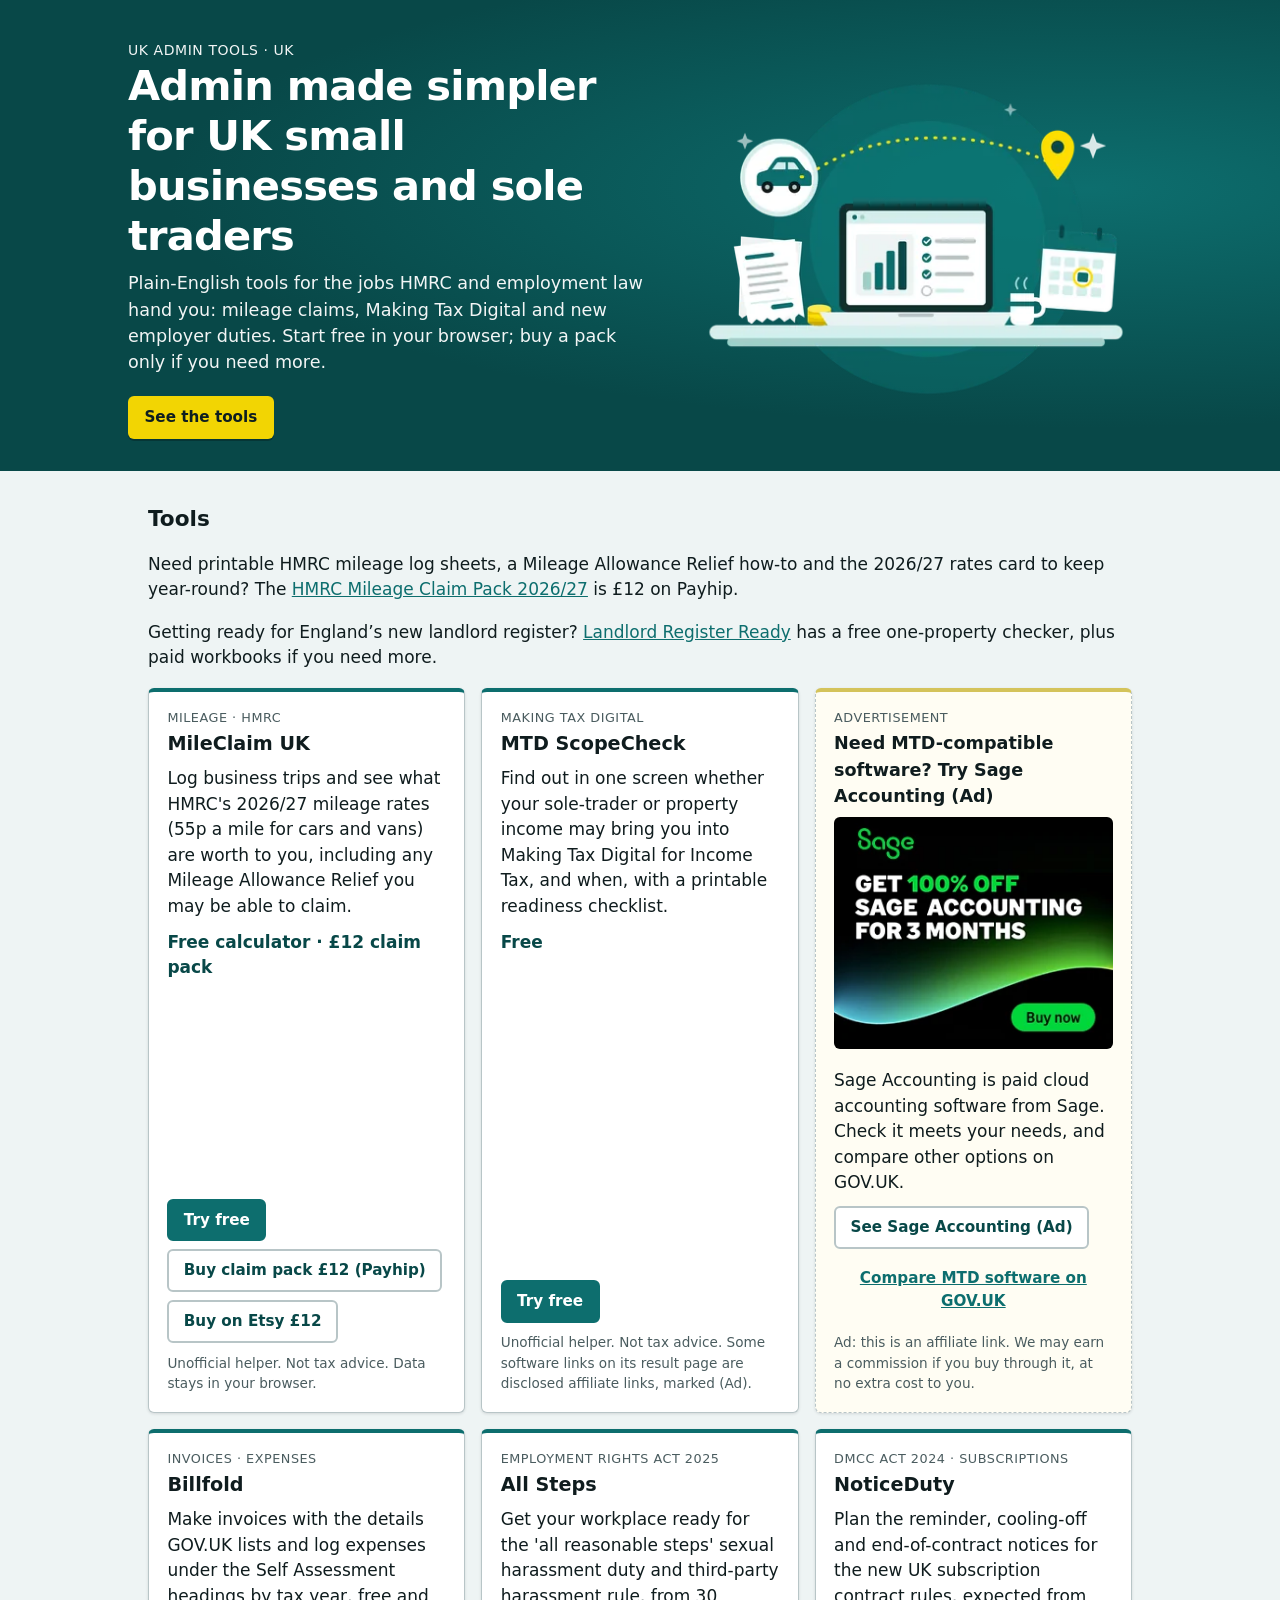
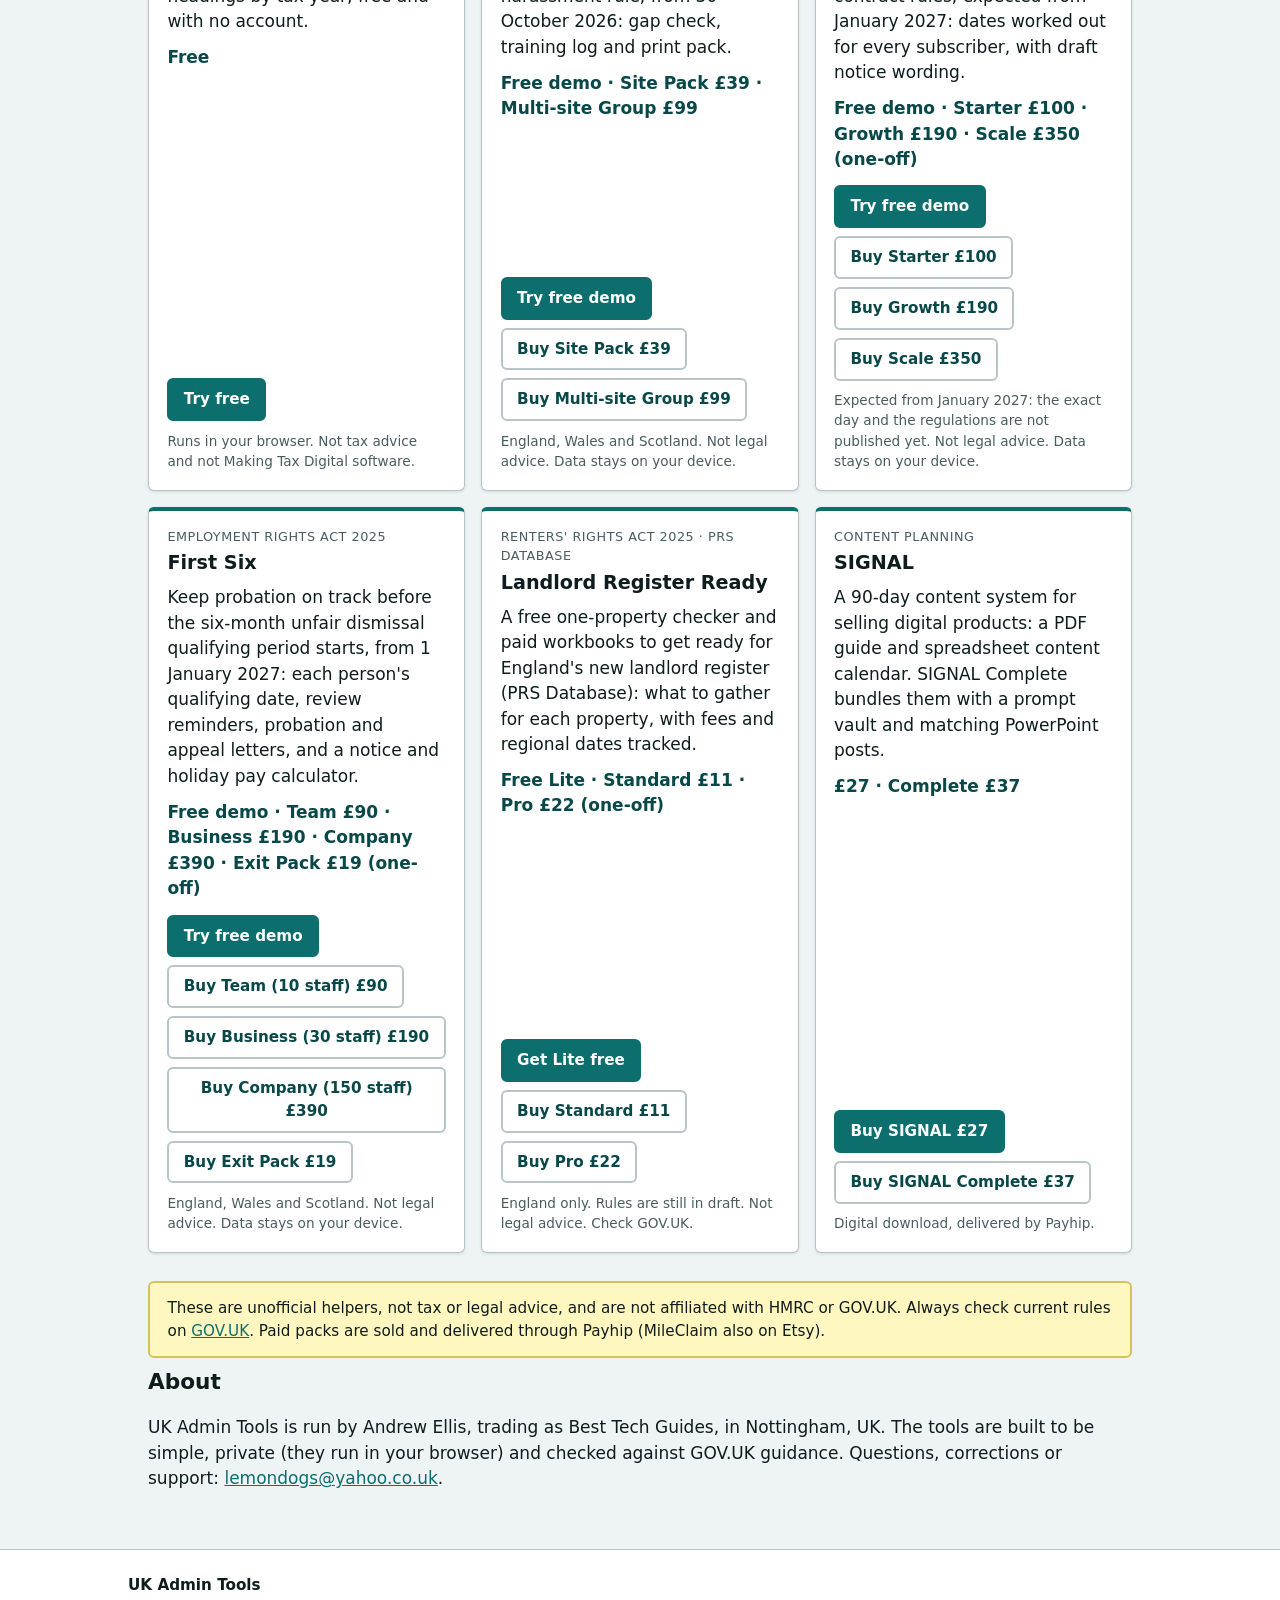
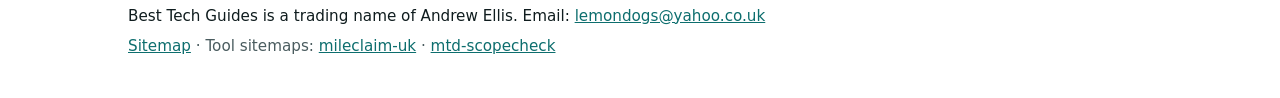
<file: index.html>
<!DOCTYPE html>
<html lang="en-GB">
<head>
  <meta charset="utf-8">
  <meta name="viewport" content="width=device-width, initial-scale=1">
  <title>HMRC mileage, MTD and landlord tools | UK Admin Tools</title>
  <meta name="description" content="Free UK tools for sole traders and small businesses: HMRC mileage claims, Making Tax Digital checks and landlord register prep. Not tax advice.">
  <meta name="robots" content="index,follow">
  <link rel="canonical" href="https://besttechguides.github.io/">
  <meta property="og:type" content="website">
  <meta property="og:locale" content="en_GB">
  <meta property="og:url" content="https://besttechguides.github.io/">
  <meta property="og:site_name" content="UK Admin Tools">
  <meta property="og:title" content="HMRC mileage, MTD and landlord tools | UK Admin Tools">
  <meta property="og:description" content="Free UK tools for sole traders and small businesses: HMRC mileage claims, Making Tax Digital checks and landlord register prep. Not tax advice.">
  <meta property="og:image" content="https://besttechguides.github.io/img/og-image.png">
  <meta property="og:image:type" content="image/png">
  <meta property="og:image:width" content="1200">
  <meta property="og:image:height" content="630">
  <meta property="og:image:alt" content="Illustration of a small-business desk: a laptop showing a chart and checklist, receipts and coins, a coffee mug, a calendar with a date circled, and a car badge with a dotted route to a map pin.">
  <meta name="twitter:card" content="summary_large_image">
  <meta name="twitter:title" content="HMRC mileage, MTD and landlord tools | UK Admin Tools">
  <meta name="twitter:description" content="Free UK tools for sole traders and small businesses: HMRC mileage claims, Making Tax Digital checks and landlord register prep. Not tax advice.">
  <meta name="twitter:image" content="https://besttechguides.github.io/img/og-image.png">
  <meta name="twitter:image:alt" content="Illustration of a small-business desk: a laptop showing a chart and checklist, receipts and coins, a coffee mug, a calendar with a date circled, and a car badge with a dotted route to a map pin.">
  <meta name="theme-color" content="#084848">
  <link rel="stylesheet" href="styles.css">
  <link rel="sitemap" type="application/xml" title="Sitemap" href="https://besttechguides.github.io/sitemap.xml">
  <script type="application/ld+json">
{
  "@context": "https://schema.org",
  "@type": "Organization",
  "name": "UK Admin Tools",
  "url": "https://besttechguides.github.io/",
  "email": "lemondogs@yahoo.co.uk"
}
  </script>
  <script type="application/ld+json">
{
  "@context": "https://schema.org",
  "@type": "ItemList",
  "name": "UK Admin Tools tools",
  "itemListElement": [
    {
      "@type": "ListItem",
      "position": 1,
      "item": {
        "@type": "WebApplication",
        "name": "MileClaim UK",
        "url": "https://besttechguides.github.io/mileclaim-uk/",
        "description": "Log business trips and see what HMRC's 2026/27 mileage rates (55p a mile for cars and vans) are worth to you, including any Mileage Allowance Relief you may be able to claim.",
        "applicationCategory": "BusinessApplication",
        "operatingSystem": "Any",
        "offers": [
          {
            "@type": "Offer",
            "name": "Free calculator",
            "price": "0",
            "priceCurrency": "GBP",
            "url": "https://besttechguides.github.io/mileclaim-uk/"
          },
          {
            "@type": "Offer",
            "name": "HMRC Mileage Claim Pack 2026/27",
            "price": "12.00",
            "priceCurrency": "GBP",
            "url": "https://payhip.com/b/d2CPD"
          }
        ]
      }
    },
    {
      "@type": "ListItem",
      "position": 2,
      "item": {
        "@type": "WebApplication",
        "name": "MTD ScopeCheck",
        "url": "https://besttechguides.github.io/mtd-scopecheck/",
        "description": "Find out in one screen whether your sole-trader or property income may bring you into Making Tax Digital for Income Tax, and when, with a printable readiness checklist.",
        "applicationCategory": "BusinessApplication",
        "operatingSystem": "Any",
        "offers": [
          {
            "@type": "Offer",
            "name": "Free scope checker",
            "price": "0",
            "priceCurrency": "GBP",
            "url": "https://besttechguides.github.io/mtd-scopecheck/"
          }
        ]
      }
    },
    {
      "@type": "ListItem",
      "position": 3,
      "item": {
        "@type": "WebApplication",
        "name": "Billfold",
        "url": "https://besttechguides.github.io/billfold/",
        "description": "Make invoices with the details GOV.UK lists and log expenses under the Self Assessment headings by tax year, free and with no account.",
        "applicationCategory": "BusinessApplication",
        "operatingSystem": "Any",
        "offers": [
          {
            "@type": "Offer",
            "name": "Free invoice and expense worksheet",
            "price": "0",
            "priceCurrency": "GBP",
            "url": "https://besttechguides.github.io/billfold/"
          }
        ]
      }
    },
    {
      "@type": "ListItem",
      "position": 4,
      "item": {
        "@type": "WebApplication",
        "name": "All Steps",
        "url": "https://besttechguides.github.io/all-steps/",
        "description": "Get your workplace ready for the 'all reasonable steps' sexual harassment duty and third-party harassment rule, from 30 October 2026: gap check, training log and print pack.",
        "applicationCategory": "BusinessApplication",
        "operatingSystem": "Any",
        "offers": [
          {
            "@type": "Offer",
            "name": "Free demo",
            "price": "0",
            "priceCurrency": "GBP",
            "url": "https://besttechguides.github.io/all-steps/"
          },
          {
            "@type": "Offer",
            "name": "All Steps Site Pack",
            "price": "39.00",
            "priceCurrency": "GBP",
            "url": "https://payhip.com/b/bBaI7"
          },
          {
            "@type": "Offer",
            "name": "All Steps Multi-site Group",
            "price": "99.00",
            "priceCurrency": "GBP",
            "url": "https://payhip.com/b/0mWQ7"
          }
        ]
      }
    },
    {
      "@type": "ListItem",
      "position": 5,
      "item": {
        "@type": "WebApplication",
        "name": "NoticeDuty",
        "url": "https://besttechguides.github.io/noticeduty/",
        "description": "Plan the reminder, cooling-off and end-of-contract notices for the new UK subscription contract rules, expected from January 2027: dates worked out for every subscriber, with draft notice wording.",
        "applicationCategory": "BusinessApplication",
        "operatingSystem": "Any",
        "offers": [
          {
            "@type": "Offer",
            "name": "Free demo",
            "price": "0",
            "priceCurrency": "GBP",
            "url": "https://besttechguides.github.io/noticeduty/"
          },
          {
            "@type": "Offer",
            "name": "NoticeDuty Starter (up to 1,000 subscriptions)",
            "price": "100.00",
            "priceCurrency": "GBP",
            "url": "https://payhip.com/b/SkH8e"
          },
          {
            "@type": "Offer",
            "name": "NoticeDuty Growth (up to 5,000 subscriptions)",
            "price": "190.00",
            "priceCurrency": "GBP",
            "url": "https://payhip.com/b/UNRVc"
          },
          {
            "@type": "Offer",
            "name": "NoticeDuty Scale (up to 10,000 subscriptions)",
            "price": "350.00",
            "priceCurrency": "GBP",
            "url": "https://payhip.com/b/RCeh4"
          }
        ]
      }
    },
    {
      "@type": "ListItem",
      "position": 6,
      "item": {
        "@type": "WebApplication",
        "name": "First Six",
        "url": "https://besttechguides.github.io/first-six/",
        "description": "Keep probation on track before the six-month unfair dismissal qualifying period starts, from 1 January 2027: each person's qualifying date, review reminders, probation and appeal letters, and a notice and holiday pay calculator.",
        "applicationCategory": "BusinessApplication",
        "operatingSystem": "Any",
        "offers": [
          {
            "@type": "Offer",
            "name": "Free demo",
            "price": "0",
            "priceCurrency": "GBP",
            "url": "https://besttechguides.github.io/first-six/"
          },
          {
            "@type": "Offer",
            "name": "First Six Team (up to 10 staff)",
            "price": "90.00",
            "priceCurrency": "GBP",
            "url": "https://payhip.com/b/8y16X"
          },
          {
            "@type": "Offer",
            "name": "First Six Business (up to 30 staff)",
            "price": "190.00",
            "priceCurrency": "GBP",
            "url": "https://payhip.com/b/jNt4T"
          },
          {
            "@type": "Offer",
            "name": "First Six Company (up to 150 staff)",
            "price": "390.00",
            "priceCurrency": "GBP",
            "url": "https://payhip.com/b/RCrod"
          },
          {
            "@type": "Offer",
            "name": "First Six Exit Pack (one employee)",
            "price": "19.00",
            "priceCurrency": "GBP",
            "url": "https://payhip.com/b/x9wab"
          }
        ]
      }
    },
    {
      "@type": "ListItem",
      "position": 7,
      "item": {
        "@type": "Product",
        "name": "Landlord Register Ready",
        "url": "https://payhip.com/b/D3opT",
        "description": "A free one-property checker and paid workbooks to get ready for England's new landlord register (PRS Database): what to gather for each property, with fees and regional dates tracked.",
        "offers": [
          {
            "@type": "Offer",
            "name": "Landlord Register Ready Lite",
            "price": "0",
            "priceCurrency": "GBP",
            "url": "https://payhip.com/b/D3opT"
          },
          {
            "@type": "Offer",
            "name": "Landlord Register Ready Standard",
            "price": "11.00",
            "priceCurrency": "GBP",
            "url": "https://payhip.com/b/Lt5YO"
          },
          {
            "@type": "Offer",
            "name": "Landlord Register Ready Pro",
            "price": "22.00",
            "priceCurrency": "GBP",
            "url": "https://payhip.com/b/WsGCM"
          }
        ]
      }
    },
    {
      "@type": "ListItem",
      "position": 8,
      "item": {
        "@type": "Product",
        "name": "SIGNAL",
        "url": "https://payhip.com/b/0lhdi",
        "description": "A 90-day content system for selling digital products: a PDF guide and spreadsheet content calendar. SIGNAL Complete bundles them with a prompt vault and matching PowerPoint posts.",
        "offers": [
          {
            "@type": "Offer",
            "name": "SIGNAL 90-Day Authority Content System",
            "price": "27.00",
            "priceCurrency": "GBP",
            "url": "https://payhip.com/b/0lhdi"
          },
          {
            "@type": "Offer",
            "name": "SIGNAL Complete",
            "price": "37.00",
            "priceCurrency": "GBP",
            "url": "https://payhip.com/b/3fCz1"
          }
        ]
      }
    }
  ]
}
  </script>
</head>
<body>
  <a class="skip-link" href="#main">Skip to content</a>
  <header class="site-header hero">
    <div class="site-header__inner hero__inner">
      <div class="hero__text">
        <p class="site-header__eyebrow">UK Admin Tools · UK</p>
        <h1>Admin made simpler for UK small businesses and sole traders</h1>
        <p class="hero__sub">Plain-English tools for the jobs HMRC and employment law hand you: mileage claims, Making Tax Digital and new employer duties. Start free in your browser; buy a pack only if you need more.</p>
        <p class="site-header__ctas"><a class="btn btn--cta" href="#tools">See the tools</a></p>
      </div>
      <picture class="hero__art">
        <source type="image/webp" srcset="img/hero-480.webp 480w, img/hero-720.webp 720w, img/hero-960.webp 960w" sizes="(min-width: 860px) 460px, (min-width: 560px) 70vw, 92vw">
        <img src="img/hero-960.png" width="800" height="600" alt="Illustration of a small-business desk: a laptop showing a chart and checklist, receipts and coins, a coffee mug, a calendar with a date circled, and a car badge with a dotted route to a map pin." fetchpriority="high" decoding="async">
      </picture>
    </div>
  </header>

  <main id="main">
    <section aria-labelledby="tools-heading" id="tools">
      <h2 id="tools-heading">Tools</h2>
      <p>Need printable HMRC mileage log sheets, a Mileage Allowance Relief how-to and the 2026/27 rates card to keep year-round? The <a href="https://payhip.com/b/d2CPD" target="_blank" rel="noopener noreferrer">HMRC Mileage Claim Pack 2026/27</a> is £12 on Payhip.</p>
      <p>Getting ready for England’s new landlord register? <a href="https://payhip.com/b/D3opT" target="_blank" rel="noopener noreferrer">Landlord Register Ready</a> has a free one-property checker, plus paid workbooks if you need more.</p>
      <div class="grid">
      <article class="card" id="mileclaim">
        <p class="card__tag">Mileage · HMRC</p>
        <h3>MileClaim UK</h3>
        <p class="card__benefit">Log business trips and see what HMRC's 2026/27 mileage rates (55p a mile for cars and vans) are worth to you, including any Mileage Allowance Relief you may be able to claim.</p>
        <p class="card__price">Free calculator · £12 claim pack</p>
        <p class="card__ctas">
          <a class="btn btn--primary" href="https://besttechguides.github.io/mileclaim-uk/">Try free</a>
          <a class="btn btn--secondary" href="https://payhip.com/b/d2CPD" target="_blank" rel="noopener noreferrer">Buy claim pack £12 (Payhip)</a>
          <a class="btn btn--secondary" href="https://www.etsy.com/uk/listing/4578489364/hmrc-mileage-claim-pack-202627-uk" target="_blank" rel="noopener noreferrer">Buy on Etsy £12</a>
        </p>
        <p class="card__note">Unofficial helper. Not tax advice. Data stays in your browser.</p>
      </article>
      <article class="card" id="mtd">
        <p class="card__tag">Making Tax Digital</p>
        <h3>MTD ScopeCheck</h3>
        <p class="card__benefit">Find out in one screen whether your sole-trader or property income may bring you into Making Tax Digital for Income Tax, and when, with a printable readiness checklist.</p>
        <p class="card__price">Free</p>
        <p class="card__ctas">
          <a class="btn btn--primary" href="https://besttechguides.github.io/mtd-scopecheck/">Try free</a>
        </p>
        <p class="card__note">Unofficial helper. Not tax advice. Some software links on its result page are disclosed affiliate links, marked (Ad).</p>
      </article>
      <aside class="card card--ad" id="ad-sage" aria-label="Advertisement">
        <p class="card__tag">Advertisement</p>
        <h3>Need MTD-compatible software? Try Sage Accounting (Ad)</h3>
        <p class="card__banner"><a href="https://sageuklimited.sjv.io/5kGrQj" target="_blank" rel="sponsored noopener"><picture><source type="image/webp" srcset="img/sage-300x250.webp"><img src="img/sage-300x250.png" width="300" height="250" alt="Sage Accounting offer: 100% off for 3 months (Ad)" loading="lazy" decoding="async"></picture></a></p>
        <p class="card__benefit">Sage Accounting is paid cloud accounting software from Sage. Check it meets your needs, and compare other options on GOV.UK.</p>
        <p class="card__ctas">
          <a class="btn btn--secondary" href="https://sageuklimited.sjv.io/5kGrQj" target="_blank" rel="sponsored noopener">See Sage Accounting (Ad)</a>
          <a class="btn btn--link" href="https://www.gov.uk/guidance/choose-the-right-software-for-making-tax-digital-for-income-tax" target="_blank" rel="noopener noreferrer">Compare MTD software on GOV.UK</a>
        </p>
        <p class="card__note">Ad: this is an affiliate link. We may earn a commission if you buy through it, at no extra cost to you.</p>
      </aside>
      <article class="card" id="billfold">
        <p class="card__tag">Invoices · Expenses</p>
        <h3>Billfold</h3>
        <p class="card__benefit">Make invoices with the details GOV.UK lists and log expenses under the Self Assessment headings by tax year, free and with no account.</p>
        <p class="card__price">Free</p>
        <p class="card__ctas">
          <a class="btn btn--primary" href="https://besttechguides.github.io/billfold/">Try free</a>
        </p>
        <p class="card__note">Runs in your browser. Not tax advice and not Making Tax Digital software.</p>
      </article>
      <article class="card" id="allsteps">
        <p class="card__tag">Employment Rights Act 2025</p>
        <h3>All Steps</h3>
        <p class="card__benefit">Get your workplace ready for the 'all reasonable steps' sexual harassment duty and third-party harassment rule, from 30 October 2026: gap check, training log and print pack.</p>
        <p class="card__price">Free demo · Site Pack £39 · Multi-site Group £99</p>
        <p class="card__ctas">
          <a class="btn btn--primary" href="https://besttechguides.github.io/all-steps/">Try free demo</a>
          <a class="btn btn--secondary" href="https://payhip.com/b/bBaI7" target="_blank" rel="noopener noreferrer">Buy Site Pack £39</a>
          <a class="btn btn--secondary" href="https://payhip.com/b/0mWQ7" target="_blank" rel="noopener noreferrer">Buy Multi-site Group £99</a>
        </p>
        <p class="card__note">England, Wales and Scotland. Not legal advice. Data stays on your device.</p>
      </article>
      <article class="card" id="noticeduty">
        <p class="card__tag">DMCC Act 2024 · Subscriptions</p>
        <h3>NoticeDuty</h3>
        <p class="card__benefit">Plan the reminder, cooling-off and end-of-contract notices for the new UK subscription contract rules, expected from January 2027: dates worked out for every subscriber, with draft notice wording.</p>
        <p class="card__price">Free demo · Starter £100 · Growth £190 · Scale £350 (one-off)</p>
        <p class="card__ctas">
          <a class="btn btn--primary" href="https://besttechguides.github.io/noticeduty/">Try free demo</a>
          <a class="btn btn--secondary" href="https://payhip.com/b/SkH8e" target="_blank" rel="noopener noreferrer">Buy Starter £100</a>
          <a class="btn btn--secondary" href="https://payhip.com/b/UNRVc" target="_blank" rel="noopener noreferrer">Buy Growth £190</a>
          <a class="btn btn--secondary" href="https://payhip.com/b/RCeh4" target="_blank" rel="noopener noreferrer">Buy Scale £350</a>
        </p>
        <p class="card__note">Expected from January 2027: the exact day and the regulations are not published yet. Not legal advice. Data stays on your device.</p>
      </article>
      <article class="card" id="firstsix">
        <p class="card__tag">Employment Rights Act 2025</p>
        <h3>First Six</h3>
        <p class="card__benefit">Keep probation on track before the six-month unfair dismissal qualifying period starts, from 1 January 2027: each person's qualifying date, review reminders, probation and appeal letters, and a notice and holiday pay calculator.</p>
        <p class="card__price">Free demo · Team £90 · Business £190 · Company £390 · Exit Pack £19 (one-off)</p>
        <p class="card__ctas">
          <a class="btn btn--primary" href="https://besttechguides.github.io/first-six/">Try free demo</a>
          <a class="btn btn--secondary" href="https://payhip.com/b/8y16X" target="_blank" rel="noopener noreferrer">Buy Team (10 staff) £90</a>
          <a class="btn btn--secondary" href="https://payhip.com/b/jNt4T" target="_blank" rel="noopener noreferrer">Buy Business (30 staff) £190</a>
          <a class="btn btn--secondary" href="https://payhip.com/b/RCrod" target="_blank" rel="noopener noreferrer">Buy Company (150 staff) £390</a>
          <a class="btn btn--secondary" href="https://payhip.com/b/x9wab" target="_blank" rel="noopener noreferrer">Buy Exit Pack £19</a>
        </p>
        <p class="card__note">England, Wales and Scotland. Not legal advice. Data stays on your device.</p>
      </article>
      <article class="card" id="landlord">
        <p class="card__tag">Renters' Rights Act 2025 · PRS Database</p>
        <h3>Landlord Register Ready</h3>
        <p class="card__benefit">A free one-property checker and paid workbooks to get ready for England's new landlord register (PRS Database): what to gather for each property, with fees and regional dates tracked.</p>
        <p class="card__price">Free Lite · Standard £11 · Pro £22 (one-off)</p>
        <p class="card__ctas">
          <a class="btn btn--primary" href="https://payhip.com/b/D3opT" target="_blank" rel="noopener noreferrer">Get Lite free</a>
          <a class="btn btn--secondary" href="https://payhip.com/b/Lt5YO" target="_blank" rel="noopener noreferrer">Buy Standard £11</a>
          <a class="btn btn--secondary" href="https://payhip.com/b/WsGCM" target="_blank" rel="noopener noreferrer">Buy Pro £22</a>
        </p>
        <p class="card__note">England only. Rules are still in draft. Not legal advice. Check GOV.UK.</p>
      </article>
      <article class="card" id="signal">
        <p class="card__tag">Content planning</p>
        <h3>SIGNAL</h3>
        <p class="card__benefit">A 90-day content system for selling digital products: a PDF guide and spreadsheet content calendar. SIGNAL Complete bundles them with a prompt vault and matching PowerPoint posts.</p>
        <p class="card__price">£27 · Complete £37</p>
        <p class="card__ctas">
          <a class="btn btn--primary" href="https://payhip.com/b/0lhdi" target="_blank" rel="noopener noreferrer">Buy SIGNAL £27</a>
          <a class="btn btn--secondary" href="https://payhip.com/b/3fCz1" target="_blank" rel="noopener noreferrer">Buy SIGNAL Complete £37</a>
        </p>
        <p class="card__note">Digital download, delivered by Payhip.</p>
      </article>
      </div>
    </section>


    <aside class="disclaimer" role="note">
      <p>These are unofficial helpers, not tax or legal advice, and are not affiliated with HMRC or GOV.UK. Always check current rules on <a href="https://www.gov.uk/" target="_blank" rel="noopener noreferrer">GOV.UK</a>. Paid packs are sold and delivered through Payhip (MileClaim also on Etsy).</p>
    </aside>

    <section class="about" id="about" aria-labelledby="about-h">
      <h2 id="about-h">About</h2>
      <p>UK Admin Tools is run by Andrew Ellis, trading as Best Tech Guides, in Nottingham, UK. The tools are built to be simple, private (they run in your browser) and checked against GOV.UK guidance. Questions, corrections or support: <a href="mailto:lemondogs@yahoo.co.uk">lemondogs@yahoo.co.uk</a>.</p>
    </section>
  </main>

  <footer class="site-footer">
    <div class="site-footer__inner">
      <p><strong>UK Admin Tools</strong></p>
      <p>Best Tech Guides is a trading name of Andrew Ellis. Email: <a href="mailto:lemondogs@yahoo.co.uk">lemondogs@yahoo.co.uk</a></p>
      <p class="muted"><a href="https://besttechguides.github.io/sitemap.xml">Sitemap</a> · Tool sitemaps: <a href="https://besttechguides.github.io/mileclaim-uk/sitemap.xml">mileclaim-uk</a> · <a href="https://besttechguides.github.io/mtd-scopecheck/sitemap.xml">mtd-scopecheck</a></p>
    </div>
  </footer>
</body>
</html>
</file>
<file: styles.css>
/* Hub: same teal / ink palette and components as MileClaim UK and MTD ScopeCheck */
:root{--ink:#0f1c1e;--muted:#4a5c5f;--border:#b8c5c7;--surface:#fff;--page:#eef4f4;--brand:#0d6e6e;--brand-dark:#084848;--brand-light:#d4eeec;--focus:#ffdd00;--amber-bg:#fff7bf;--radius:6px;--shadow:0 1px 3px rgba(15,28,30,.12);--max:64rem;--font:"Segoe UI",system-ui,-apple-system,BlinkMacSystemFont,"Helvetica Neue",Arial,sans-serif}
*,*::before,*::after{box-sizing:border-box}
html{scroll-behavior:smooth}
body{margin:0;font-family:var(--font);font-size:1.0625rem;line-height:1.5;color:var(--ink);background:var(--page)}
a{color:var(--brand)}a:hover{color:var(--brand-dark)}
a:focus-visible{outline:3px solid var(--focus);outline-offset:0}
.skip-link{position:absolute;left:-9999px;top:0;background:var(--ink);color:#fff;padding:.5rem 1rem;z-index:100}.skip-link:focus{left:0}
.site-header{background:var(--brand-dark);color:#fff;padding:1.75rem 1.25rem 2rem}
.site-header__inner,main,.site-footer__inner{max-width:var(--max);margin:0 auto}
.site-header__eyebrow{margin:0 0 .35rem;font-size:.875rem;letter-spacing:.04em;text-transform:uppercase;opacity:.9}
.site-header h1{margin:0 0 .6rem;font-size:clamp(1.6rem,4.5vw,2.4rem);font-weight:700;letter-spacing:-.02em;line-height:1.2;max-width:40rem}
.site-header p{margin:0;max-width:42rem;opacity:.95}
.site-header__ctas{margin-top:1.25rem!important}
.hero{position:relative;overflow:hidden;background:radial-gradient(ellipse at 85% 40%,#0d6e6e 0%,rgba(13,110,110,0) 60%),var(--brand-dark);padding:2rem 1.25rem 1.5rem}
.hero__inner{display:grid;grid-template-columns:1fr;gap:1rem;align-items:center}
.hero__sub{font-size:1.1rem}
.hero__art{display:block;justify-self:center;width:100%;max-width:30rem}
.hero__art img{display:block;width:100%;height:auto;aspect-ratio:4/3}
.btn--cta{background:var(--focus);color:var(--ink);border-color:var(--focus);font-size:1.05rem;padding:.7rem 1.4rem;box-shadow:0 2px 0 rgba(0,0,0,.25)}
.btn--cta:hover{background:#ffe94d;border-color:#ffe94d;color:var(--ink)}
.btn--cta:focus-visible{outline:3px solid #fff;outline-offset:2px}
@media (min-width:860px){.hero{padding:2.5rem 1.25rem 2rem}.hero__inner{grid-template-columns:1.1fr 1fr;gap:2rem}.hero h1{font-size:2.6rem}.hero__art{max-width:none}}
@media (prefers-reduced-motion:reduce){html{scroll-behavior:auto}}
main{padding:1.5rem 1.25rem 2.5rem}
main h2{font-size:1.35rem;margin:.5rem 0 .85rem}
section+section{margin-top:1.75rem}
.grid{display:grid;grid-template-columns:1fr;gap:1rem}
@media (min-width:640px){.grid{grid-template-columns:repeat(2,1fr)}}
@media (min-width:980px){.grid{grid-template-columns:repeat(3,1fr)}}
.card{display:flex;flex-direction:column;background:var(--surface);border:1px solid var(--border);border-top:4px solid var(--brand);border-radius:var(--radius);box-shadow:var(--shadow);padding:1rem 1.15rem 1.15rem}
.card--soon{border-top-color:var(--border);background:#f8fbfb}
.card__tag{margin:0 0 .2rem;font-size:.8rem;text-transform:uppercase;letter-spacing:.04em;color:var(--muted)}
.card h3{margin:0 0 .45rem;font-size:1.2rem}
.card__benefit{margin:0 0 .65rem}
.card__price{margin:0 0 .8rem;font-weight:700;color:var(--brand-dark)}
.card__ctas{display:flex;flex-wrap:wrap;gap:.5rem;margin:auto 0 .6rem}
.card__note{margin:0;font-size:.85rem;color:var(--muted)}
.btn{display:inline-block;font:inherit;font-size:.95rem;font-weight:600;padding:.5rem .9rem;border-radius:var(--radius);border:2px solid transparent;text-decoration:none;text-align:center}
.btn--primary{background:var(--brand);color:#fff;border-color:var(--brand)}.btn--primary:hover{background:var(--brand-dark);border-color:var(--brand-dark);color:#fff}
.btn--secondary{background:#fff;color:var(--brand-dark);border-color:var(--border)}.btn--secondary:hover{border-color:var(--brand);color:var(--brand-dark)}
.btn--light{background:#fff;color:var(--brand-dark);border-color:#fff}.btn--light:hover{background:var(--brand-light);color:var(--brand-dark)}
.badge{display:inline-block;background:var(--brand-light);color:var(--brand-dark);font-weight:600;font-size:.9rem;padding:.3rem .7rem;border-radius:999px}
.disclaimer{background:var(--amber-bg);border:2px solid #d4c35a;border-radius:var(--radius);padding:.85rem 1.1rem;margin-top:1.75rem;font-size:.95rem}
.disclaimer p{margin:0}
.site-footer{border-top:1px solid var(--border);background:#fff;padding:1.5rem 1.25rem 2rem;font-size:.95rem}
.site-footer p{margin:0 0 .5rem}
.muted{color:var(--muted)}
.card--ad{border-top-color:#d4c35a;border-style:dashed;border-top-style:solid;background:#fffdf3}
.card--ad h3{font-size:1.1rem}
.btn--link{background:none;border-color:transparent;color:var(--brand);text-decoration:underline;padding-left:.2rem;padding-right:.2rem}
.card__banner{margin:0 0 .75rem;text-align:center}
.card__banner a{display:inline-block;max-width:100%;border-radius:var(--radius);line-height:0}
.card__banner img{display:block;max-width:100%;height:auto;aspect-ratio:300/250;border-radius:var(--radius)}
.card__banner a:focus-visible{outline:3px solid var(--focus);outline-offset:2px}
</file>
